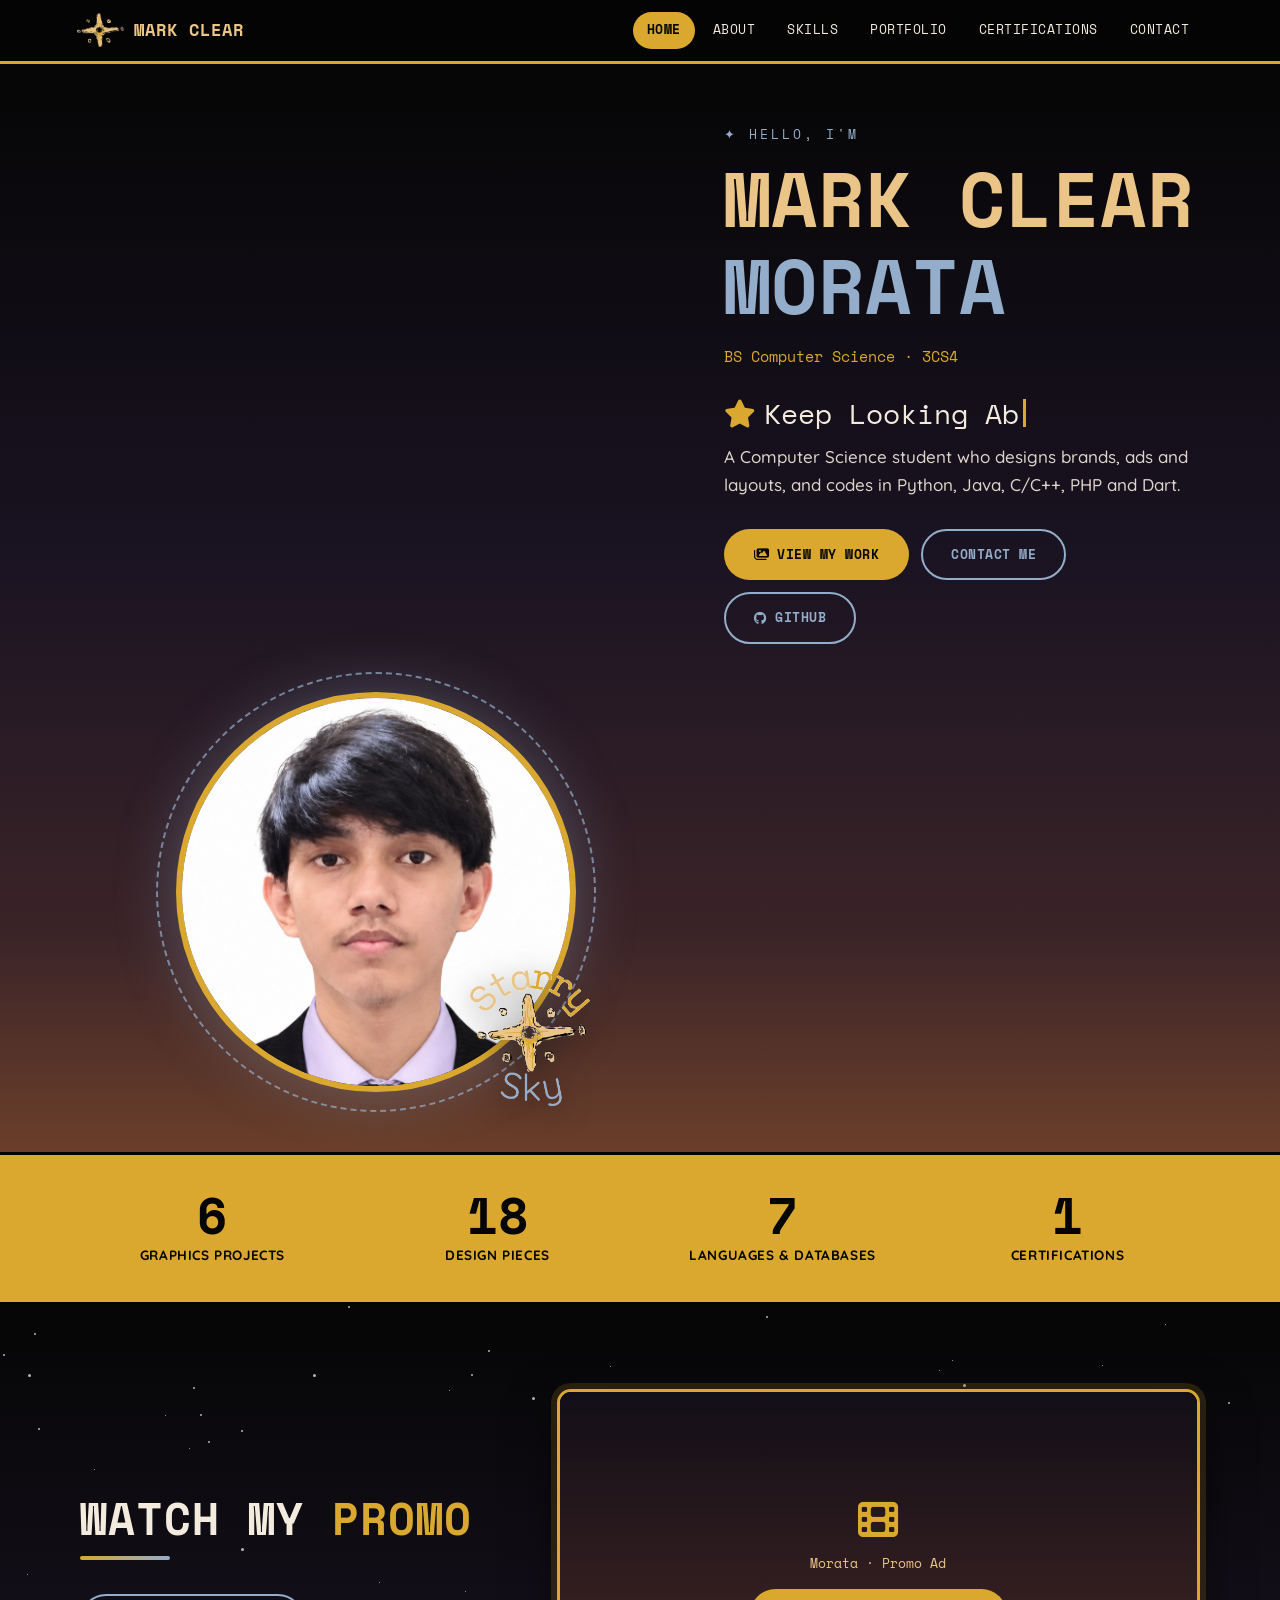
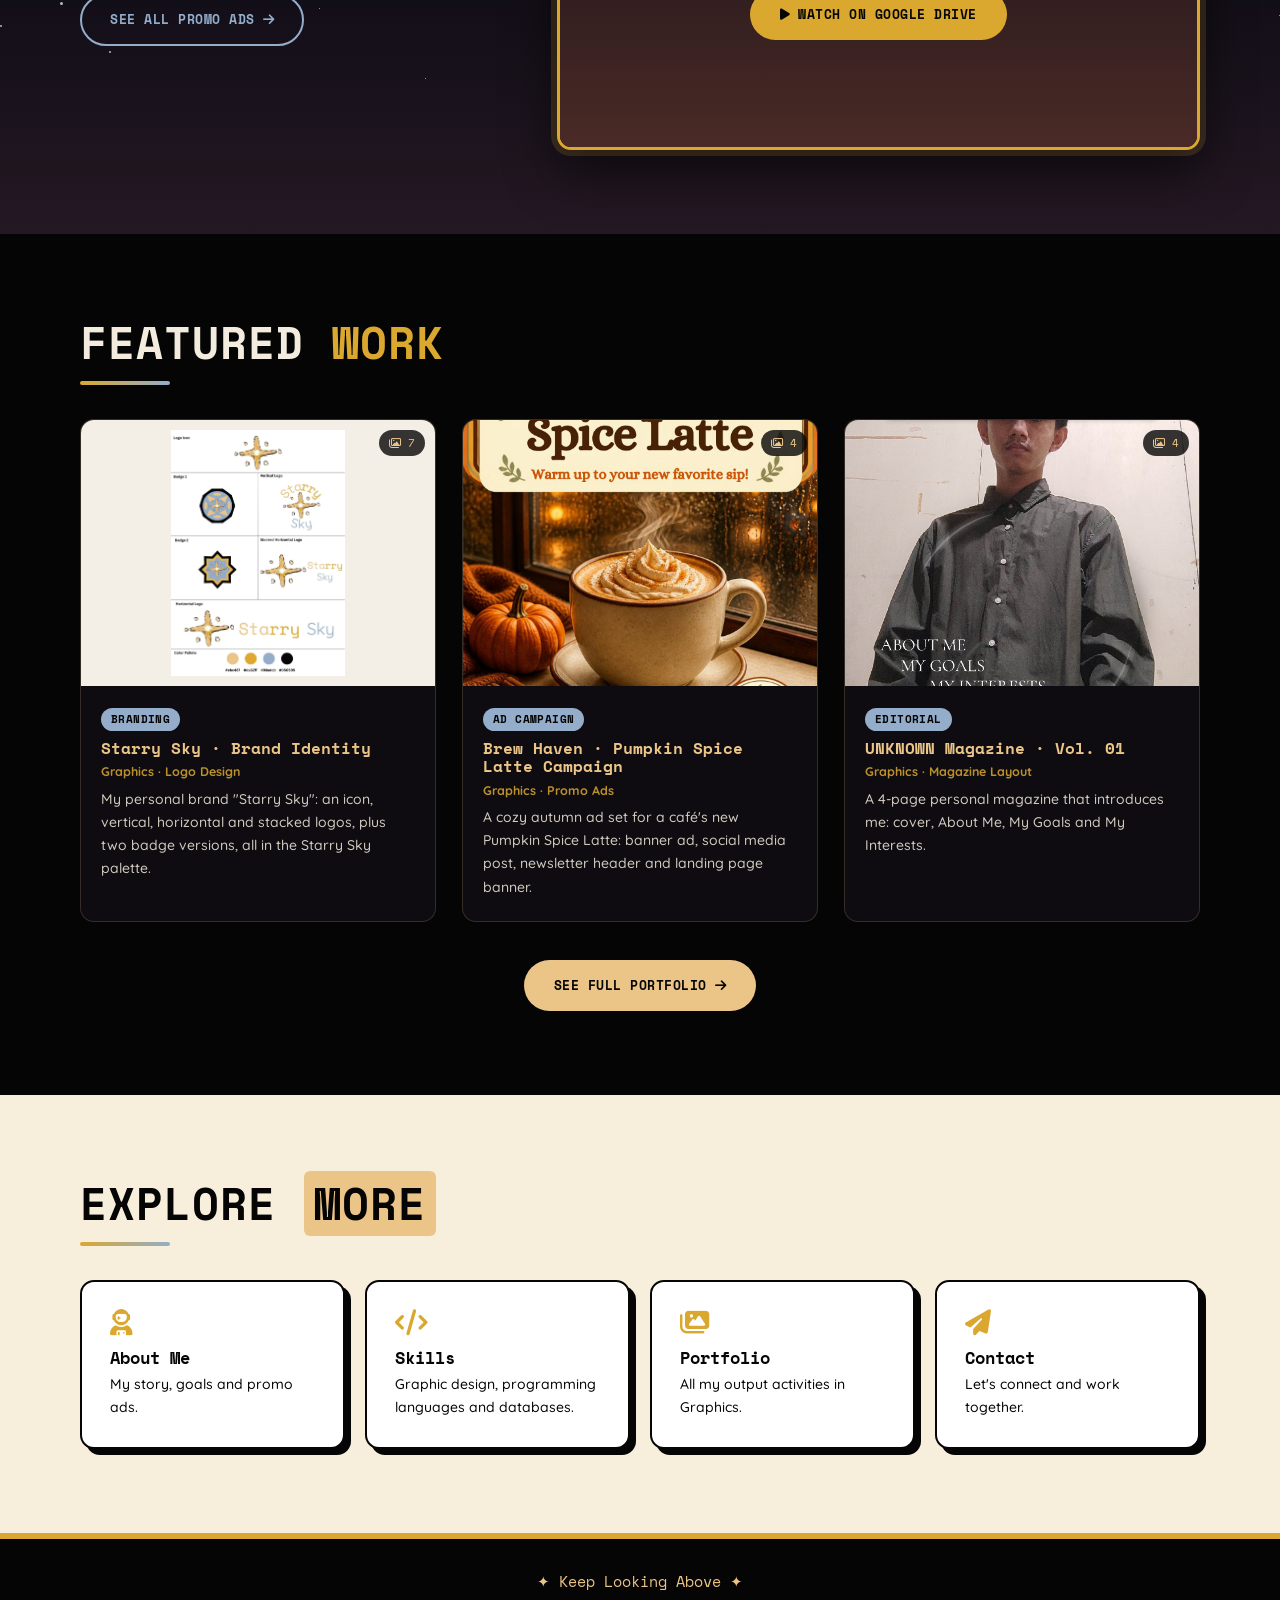
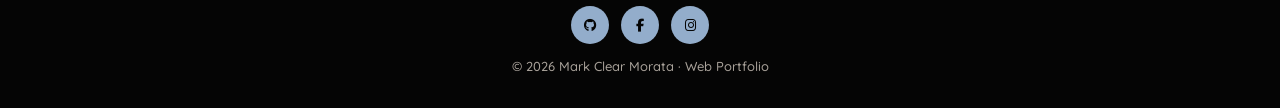
<file: index.html>
<!DOCTYPE html>
<html lang="en">
<head>
  <meta charset="UTF-8">
  <meta name="viewport" content="width=device-width, initial-scale=1.0">
  <title>Home | {name}</title>
  <meta name="description" content="Mark Clear Morata: web portfolio of graphic design outputs, skills and projects.">
  <link rel="icon" href="images/logo-icon.png">
  <link rel="stylesheet" href="https://cdnjs.cloudflare.com/ajax/libs/font-awesome/6.5.0/css/all.min.css">
  <link rel="stylesheet" href="css/style.css">
</head>
<body data-page="home">
  <header id="site-header"></header>

  <main>
    <!-- HERO -->
    <section class="hero">
      <div class="hero-text">
        <p class="hi">✦ Hello, I'm</p>
        <h1><span data-profile="firstName"></span><span class="last" data-profile="lastName"></span></h1>
        <p class="role" data-profile="role"></p>
        <p class="motto"><i class="fa-solid fa-star"></i><span data-profile="motto"></span></p>
        <p class="tagline" data-profile="tagline"></p>
        <div class="btn-row">
          <a href="portfolio.html" class="btn btn-gold"><i class="fa-solid fa-images"></i> View My Work</a>
          <a href="contact.html" class="btn btn-outline">Contact Me</a>
          <a data-github class="btn btn-outline" target="_blank" rel="noopener"><i class="fa-brands fa-github"></i> GitHub</a>
        </div>
      </div>
      <div class="photo-wrap">
        <div class="hero-photo" data-profile-photo></div>
        <img class="hero-logo" data-profile-logo alt="Starry Sky logo">
      </div>
    </section>

    <!-- STATS (numbers count up) -->
    <section class="stats">
      <div class="wrap stats-grid" id="stats"></div>
    </section>

    <!-- FEATURED PROMO VIDEO (hover to play) -->
    <section class="section sky promo-feature">
      <div class="wrap promo-grid">
        <div class="promo-text reveal">
          <h2 class="title">Watch My <span>Promo</span></h2>
          <a href="about.html" class="btn btn-outline">See All Promo Ads <i class="fa-solid fa-arrow-right"></i></a>
        </div>
        <div class="promo-player reveal" id="promo-feature">
          <video id="promo-video" loop playsinline preload="metadata"></video>
          <div class="promo-overlay"><span class="play big"><i class="fa-solid fa-play"></i></span><span class="promo-label">HOVER TO PLAY</span></div>
          <button class="promo-sound" id="promo-sound" aria-label="Mute"><i class="fa-solid fa-volume-high"></i></button>
          <div class="promo-progress"><span></span></div>
        </div>
      </div>
    </section>

    <!-- FEATURED WORK -->
    <section class="section dark">
      <div class="wrap">
        <h2 class="title">Featured <span>Work</span></h2>
        <div class="grid" id="featured"></div>
        <div class="center" style="margin-top:38px">
          <a href="portfolio.html" class="btn btn-cream">See Full Portfolio <i class="fa-solid fa-arrow-right"></i></a>
        </div>
      </div>
    </section>

    <!-- EXPLORE -->
    <section class="section light">
      <div class="wrap">
        <h2 class="title">Explore <span>More</span></h2>
        <div class="tiles">
          <a href="about.html" class="tile reveal"><i class="fa-solid fa-user-astronaut"></i><h3>About Me</h3><p>My story, goals and promo ads.</p></a>
          <a href="skills.html" class="tile reveal"><i class="fa-solid fa-code"></i><h3>Skills</h3><p>Graphic design, programming languages and databases.</p></a>
          <a href="portfolio.html" class="tile reveal"><i class="fa-solid fa-images"></i><h3>Portfolio</h3><p>All my output activities in Graphics.</p></a>
          <a href="contact.html" class="tile reveal"><i class="fa-solid fa-paper-plane"></i><h3>Contact</h3><p>Let's connect and work together.</p></a>
        </div>
</div>
    </section>
  </main>

  <footer id="site-footer"></footer>
  <script src="js/data.js"></script>
  <script src="js/main.js"></script>
</body>
</html>
</file>
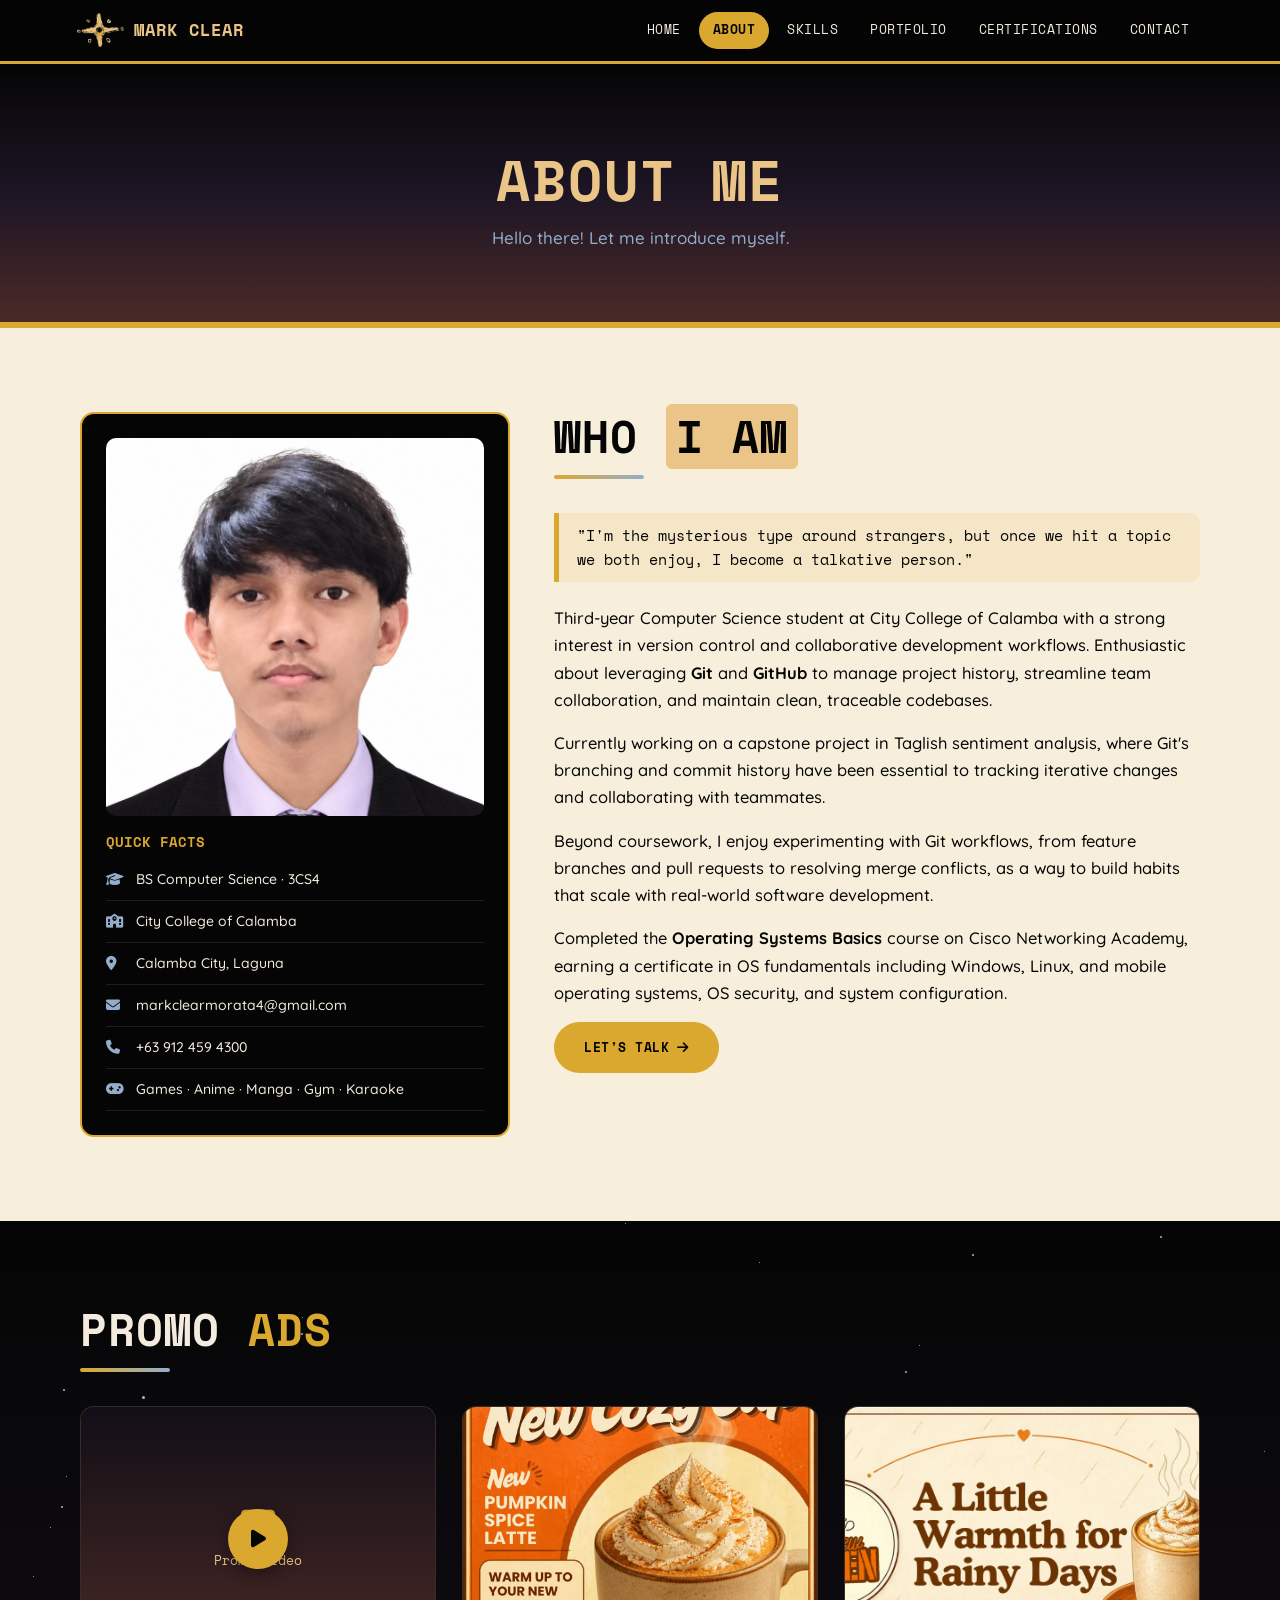
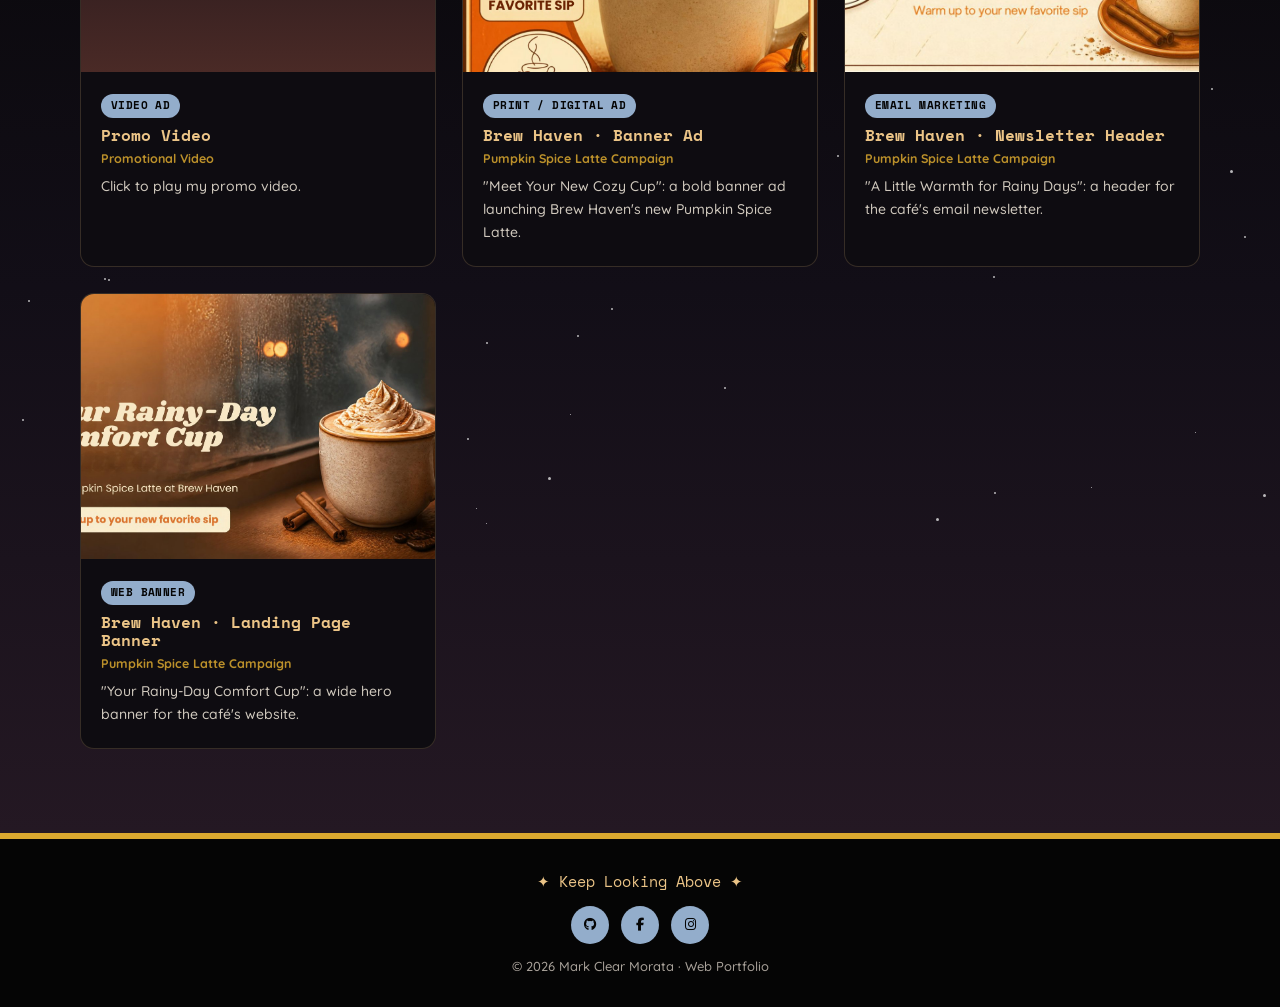
<file: about.html>
<!DOCTYPE html>
<html lang="en">
<head>
  <meta charset="UTF-8">
  <meta name="viewport" content="width=device-width, initial-scale=1.0">
  <title>About | {name}</title>
  <link rel="icon" href="images/logo-icon.png">
  <link rel="stylesheet" href="https://cdnjs.cloudflare.com/ajax/libs/font-awesome/6.5.0/css/all.min.css">
  <link rel="stylesheet" href="css/style.css">
</head>
<body data-page="about">
  <header id="site-header"></header>

  <main>
    <section class="page-hero">
      <h1>About Me</h1>
      <p>Hello there! Let me introduce myself.</p>
    </section>

    <!-- BIO -->
    <section class="section light">
      <div class="wrap about-grid">
        <div class="facts reveal">
          <div class="photo" data-profile-photo="about"></div>
          <h3>Quick Facts</h3>
          <ul id="facts"></ul>
        </div>
        <div class="bio reveal">
          <h2 class="title">Who <span>I Am</span></h2>
          <div id="bio"></div>
          <a href="contact.html" class="btn btn-gold">Let's Talk <i class="fa-solid fa-arrow-right"></i></a>
        </div>
      </div>
    </section>

    <!-- PROMO ADS -->
    <section class="section sky">
      <div class="wrap">
        <h2 class="title">Promo <span>Ads</span></h2>
        <div class="grid" id="promo"></div>
      </div>
    </section>
  </main>

  <footer id="site-footer"></footer>
  <script src="js/data.js"></script>
  <script src="js/main.js"></script>
</body>
</html>
</file>
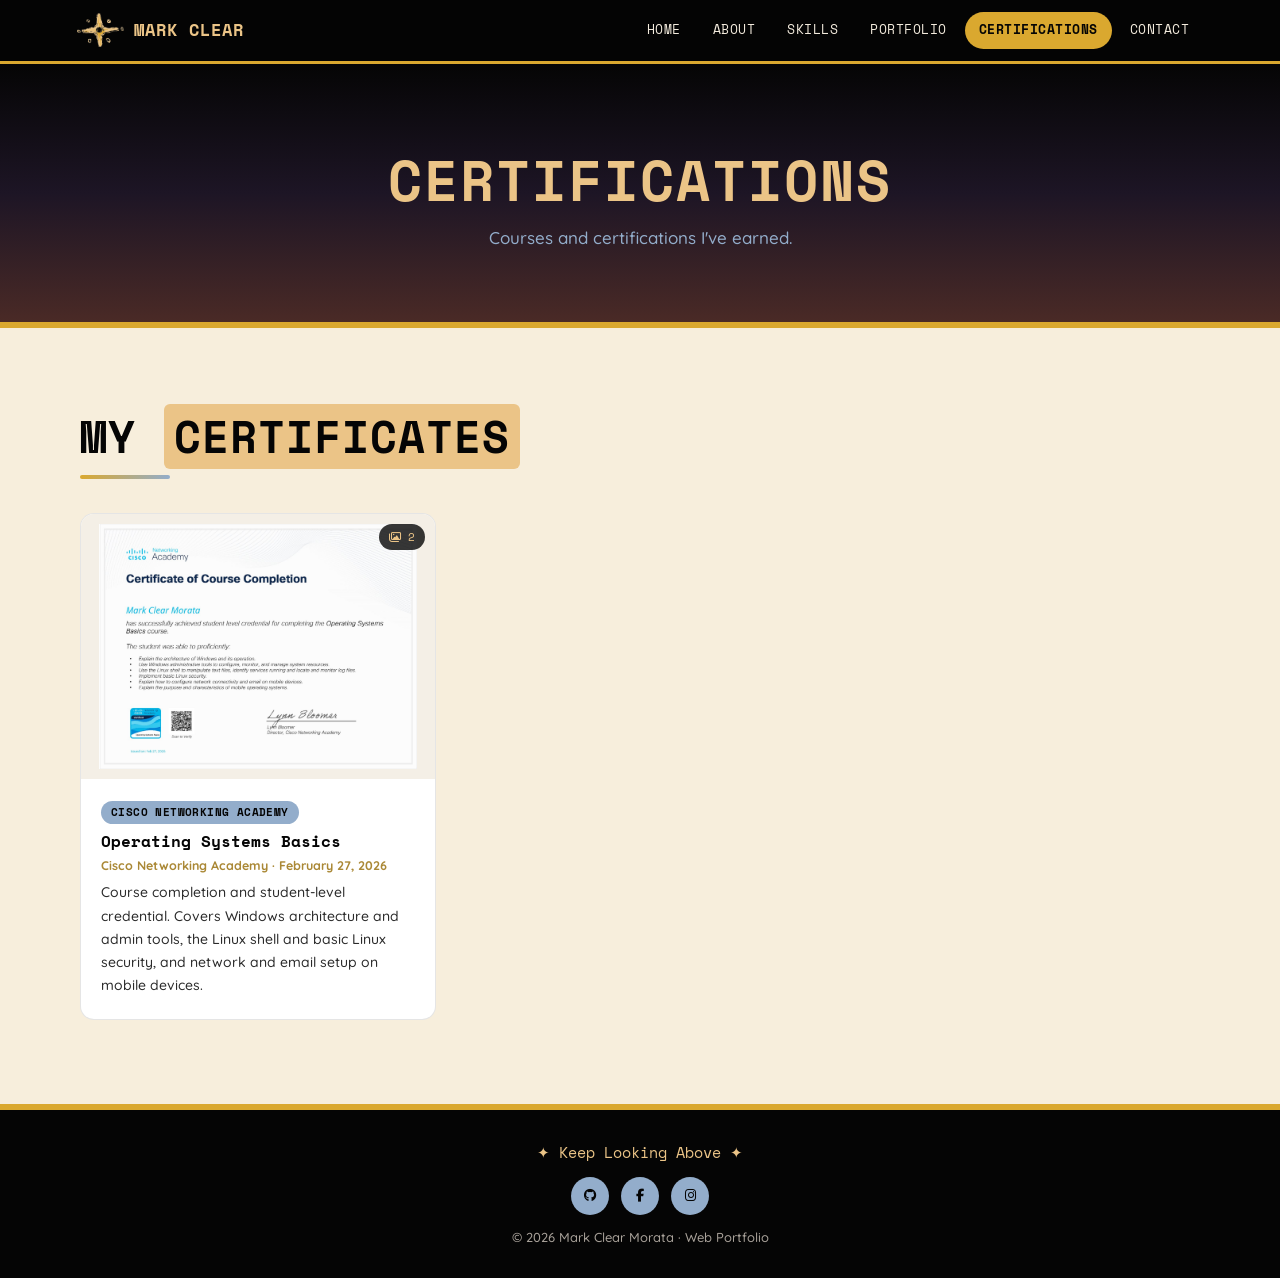
<file: certifications.html>
<!DOCTYPE html>
<html lang="en">
<head>
  <meta charset="UTF-8">
  <meta name="viewport" content="width=device-width, initial-scale=1.0">
  <title>Certifications | {name}</title>
  <link rel="icon" href="images/logo-icon.png">
  <link rel="stylesheet" href="https://cdnjs.cloudflare.com/ajax/libs/font-awesome/6.5.0/css/all.min.css">
  <link rel="stylesheet" href="css/style.css">
</head>
<body data-page="certifications">
  <header id="site-header"></header>

  <main>
    <section class="page-hero">
      <h1>Certifications</h1>
      <p>Courses and certifications I've earned.</p>
    </section>

    <section class="section light">
      <div class="wrap">
        <h2 class="title">My <span>Certificates</span></h2>
        <div class="grid" id="certs"></div>
      </div>
    </section>
  </main>

  <footer id="site-footer"></footer>
  <script src="js/data.js"></script>
  <script src="js/main.js"></script>
</body>
</html>
</file>
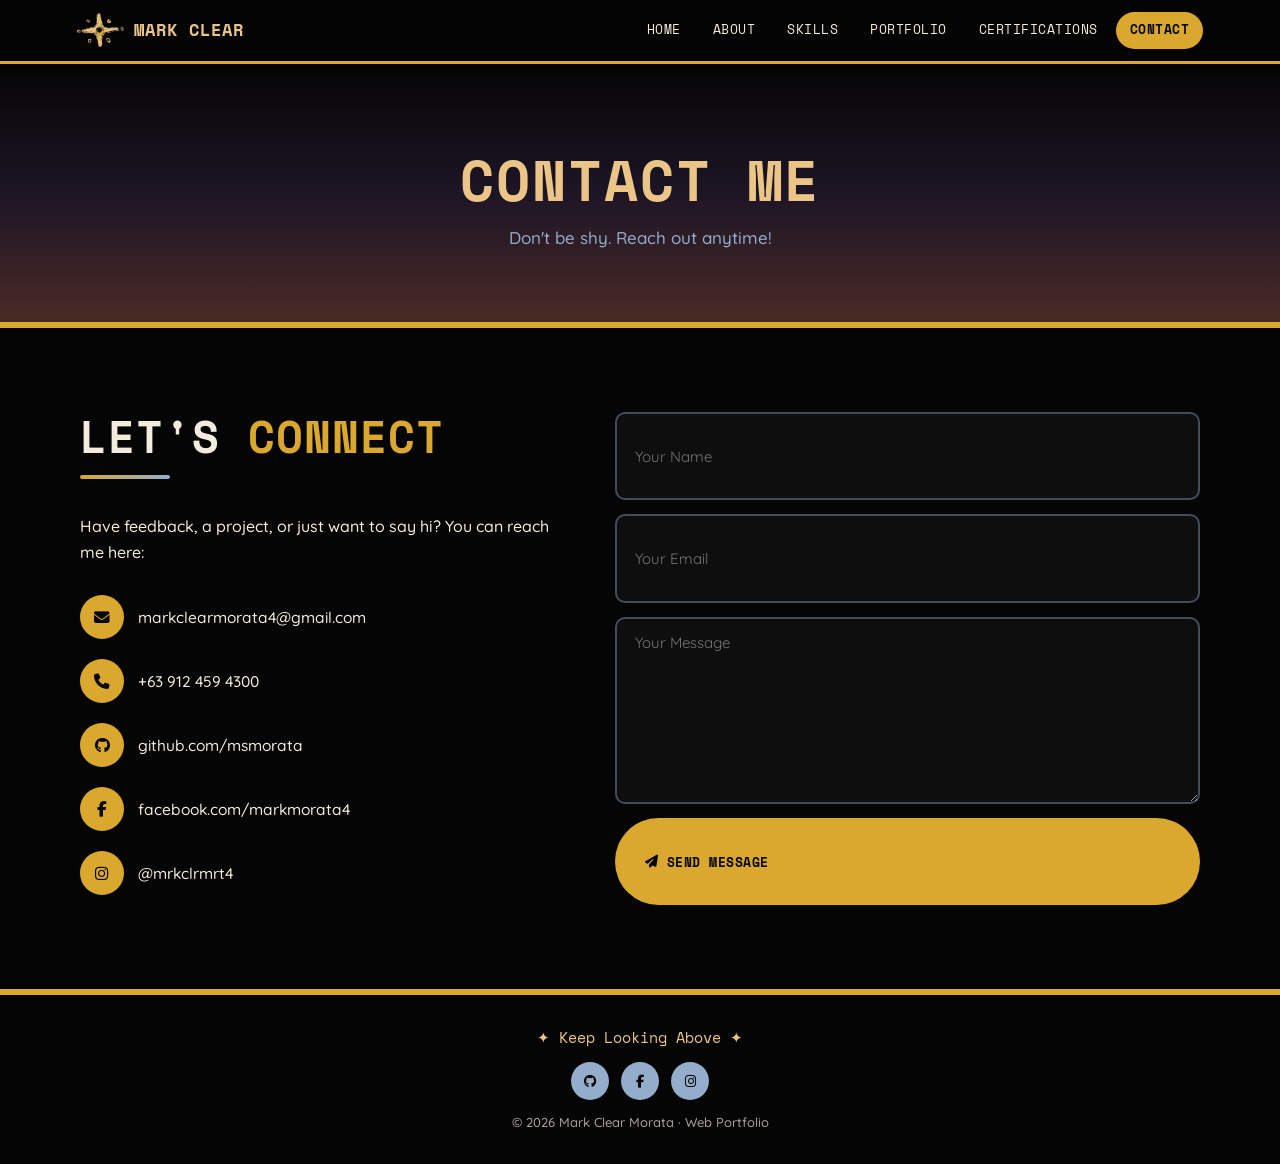
<file: contact.html>
<!DOCTYPE html>
<html lang="en">
<head>
  <meta charset="UTF-8">
  <meta name="viewport" content="width=device-width, initial-scale=1.0">
  <title>Contact | {name}</title>
  <link rel="icon" href="images/logo-icon.png">
  <link rel="stylesheet" href="https://cdnjs.cloudflare.com/ajax/libs/font-awesome/6.5.0/css/all.min.css">
  <link rel="stylesheet" href="css/style.css">
</head>
<body data-page="contact">
  <header id="site-header"></header>

  <main>
    <section class="page-hero">
      <h1>Contact Me</h1>
      <p>Don't be shy. Reach out anytime!</p>
    </section>

    <section class="section dark">
      <div class="wrap contact-grid">
        <div class="reveal">
          <h2 class="title">Let's <span>Connect</span></h2>
          <p>Have feedback, a project, or just want to say hi? You can reach me here:</p>
          <div class="contact-list" id="contact-list"></div>
        </div>
        <form id="contact-form" class="reveal">
          <input name="name" placeholder="Your Name" required>
          <input name="email" type="email" placeholder="Your Email" required>
          <textarea name="message" placeholder="Your Message" required></textarea>
          <button class="btn btn-gold" type="submit"><i class="fa-solid fa-paper-plane"></i> Send Message</button>
        </form>
      </div>
    </section>
  </main>

  <footer id="site-footer"></footer>
  <script src="js/data.js"></script>
  <script src="js/main.js"></script>
</body>
</html>
</file>
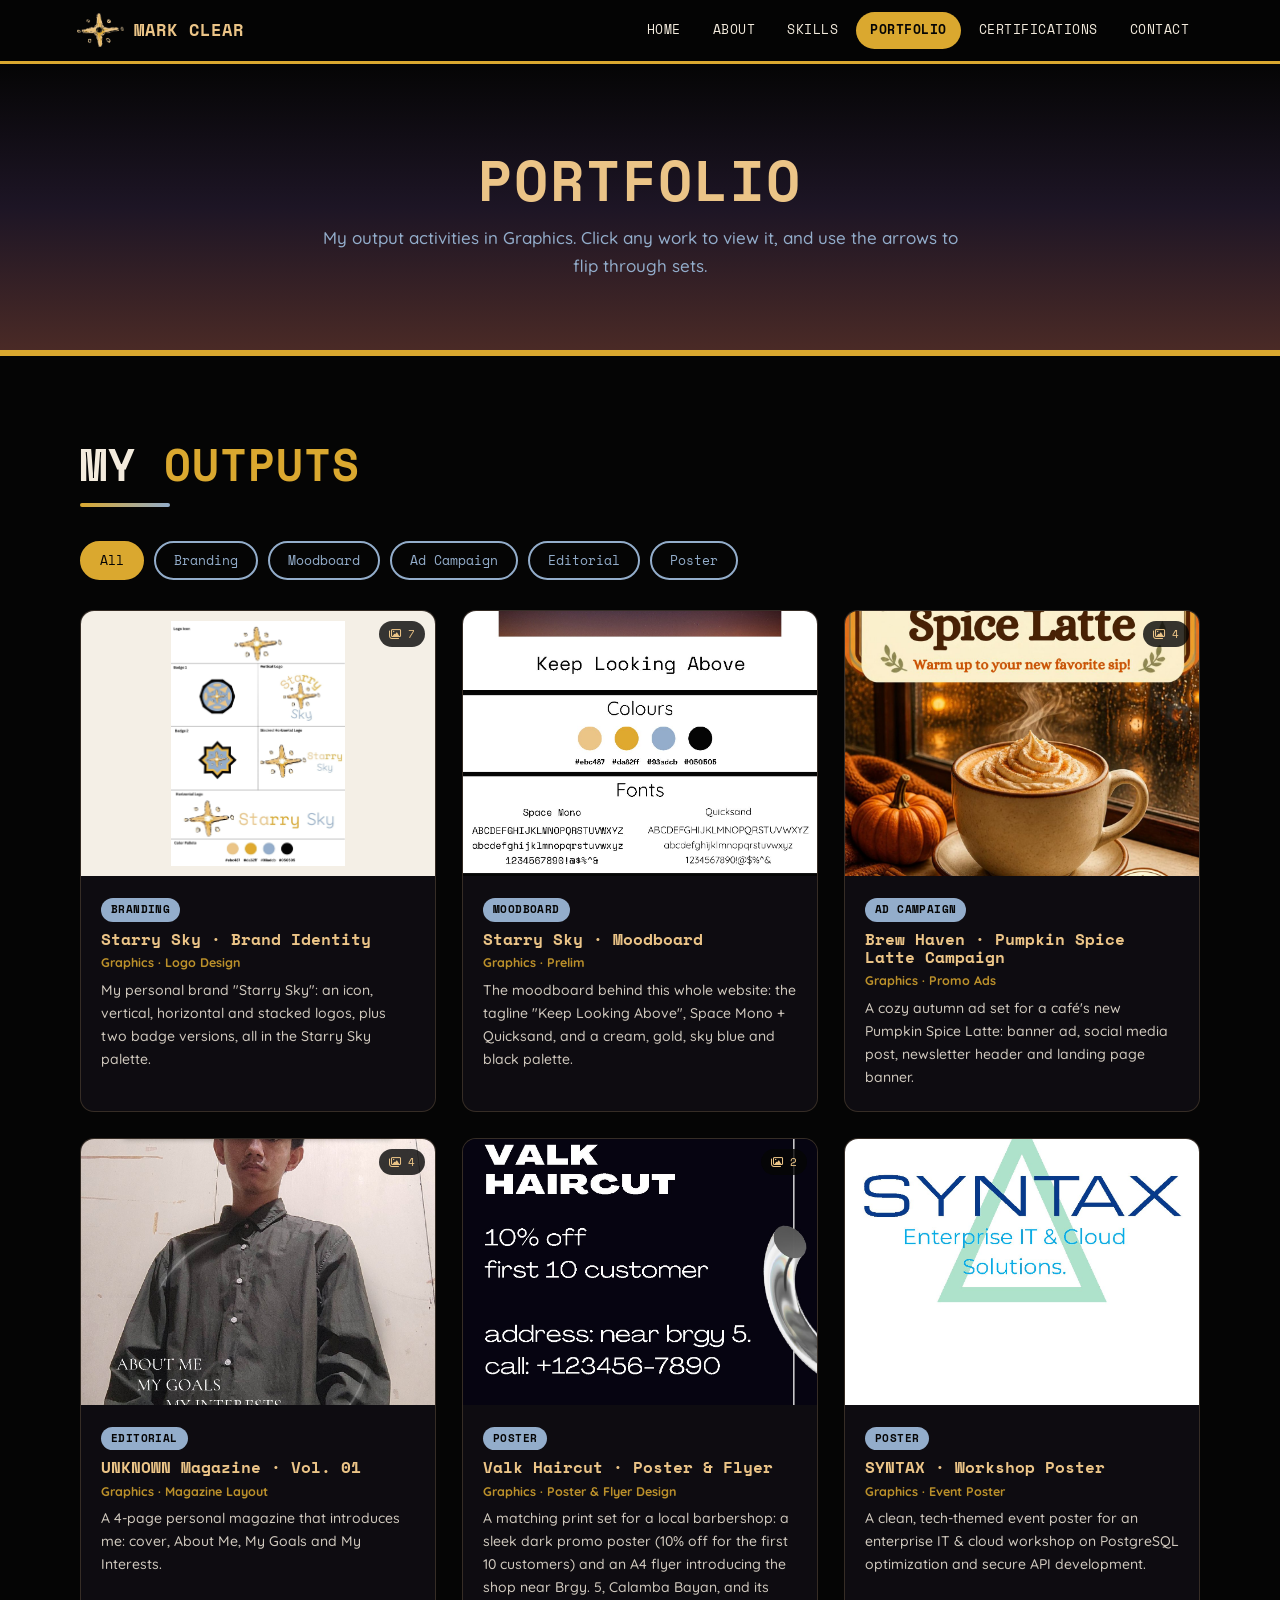
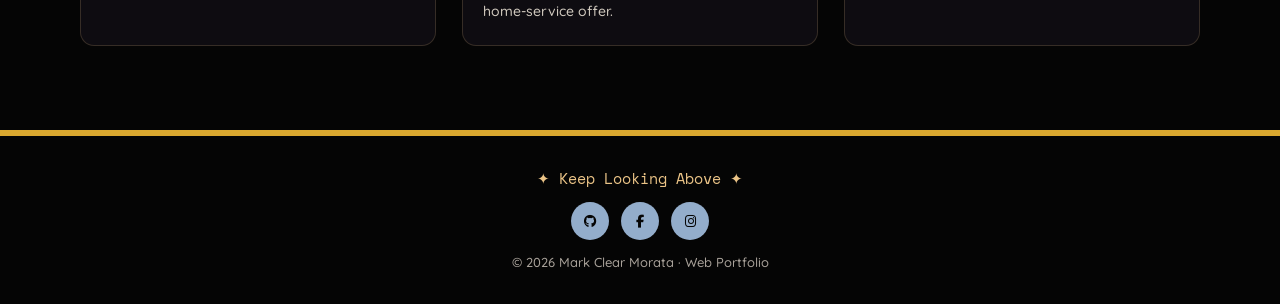
<file: portfolio.html>
<!DOCTYPE html>
<html lang="en">
<head>
  <meta charset="UTF-8">
  <meta name="viewport" content="width=device-width, initial-scale=1.0">
  <title>Portfolio | {name}</title>
  <link rel="icon" href="images/logo-icon.png">
  <link rel="stylesheet" href="https://cdnjs.cloudflare.com/ajax/libs/font-awesome/6.5.0/css/all.min.css">
  <link rel="stylesheet" href="css/style.css">
</head>
<body data-page="portfolio">
  <header id="site-header"></header>

  <main>
    <section class="page-hero">
      <h1>Portfolio</h1>
      <p>My output activities in Graphics. Click any work to view it, and use the arrows to flip through sets.</p>
    </section>

    <section class="section dark">
      <div class="wrap">
        <h2 class="title">My <span>Outputs</span></h2>
        <div class="filters" id="filters"></div>
        <div class="grid" id="gallery"></div>
      </div>
    </section>
  </main>

  <footer id="site-footer"></footer>
  <script src="js/data.js"></script>
  <script src="js/main.js"></script>
</body>
</html>
</file>
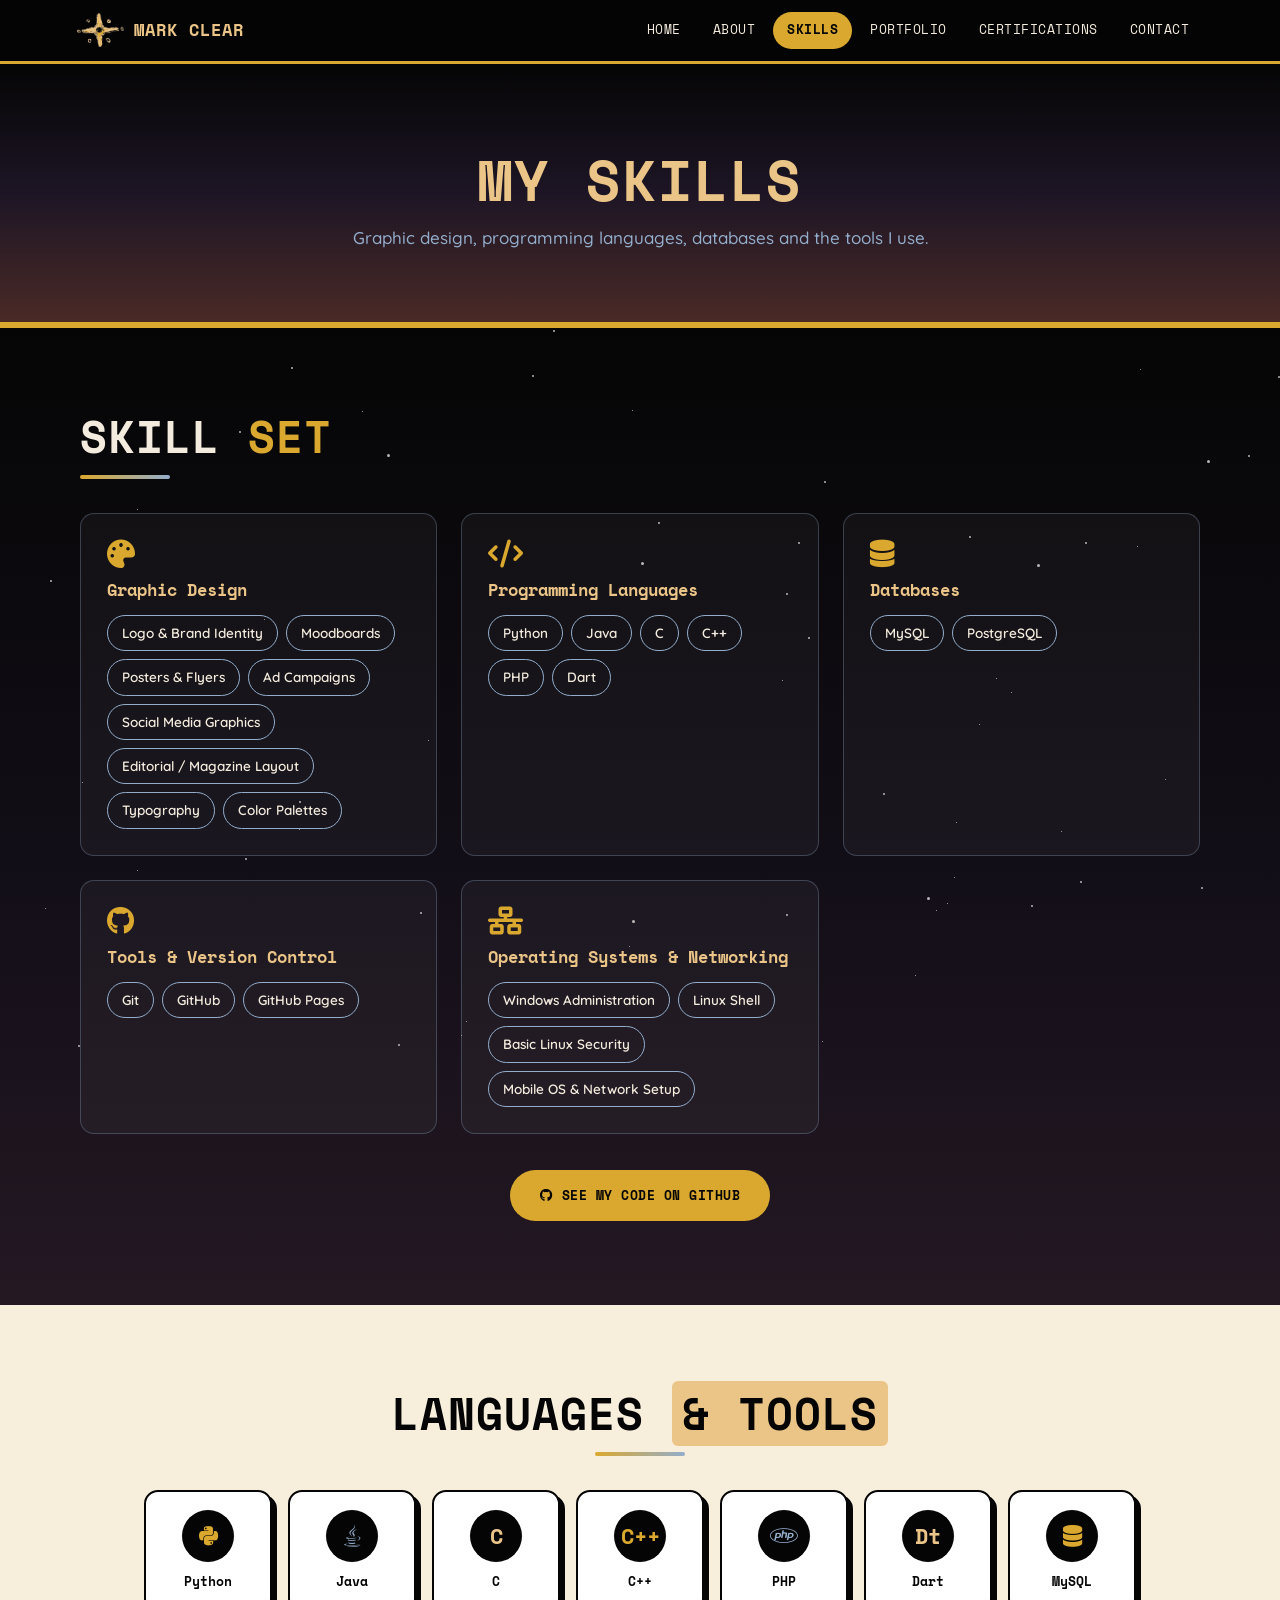
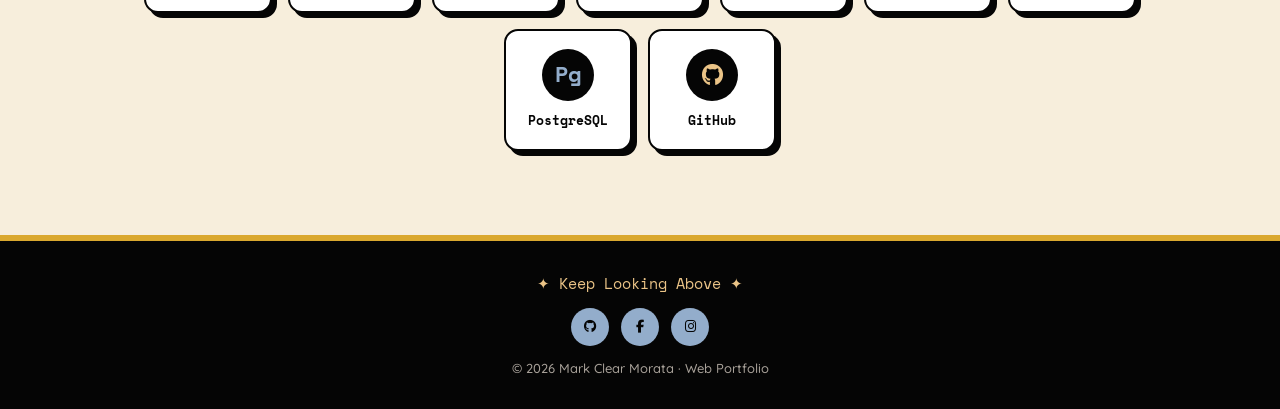
<file: skills.html>
<!DOCTYPE html>
<html lang="en">
<head>
  <meta charset="UTF-8">
  <meta name="viewport" content="width=device-width, initial-scale=1.0">
  <title>Skills | {name}</title>
  <link rel="icon" href="images/logo-icon.png">
  <link rel="stylesheet" href="https://cdnjs.cloudflare.com/ajax/libs/font-awesome/6.5.0/css/all.min.css">
  <link rel="stylesheet" href="css/style.css">
</head>
<body data-page="skills">
  <header id="site-header"></header>

  <main>
    <section class="page-hero">
      <h1>My Skills</h1>
      <p>Graphic design, programming languages, databases and the tools I use.</p>
    </section>

    <section class="section sky">
      <div class="wrap">
        <h2 class="title">Skill <span>Set</span></h2>
        <div class="skill-groups" id="skill-groups"></div>
        <div class="center" style="margin-top:36px"><a data-github class="btn btn-gold" target="_blank" rel="noopener"><i class="fa-brands fa-github"></i> See My Code on GitHub</a></div>
      </div>
    </section>

    <section class="section light">
      <div class="wrap">
        <h2 class="title center">Languages <span>&amp; Tools</span></h2>
        <div class="tools" id="tools"></div>
      </div>
    </section>
  </main>

  <footer id="site-footer"></footer>
  <script src="js/data.js"></script>
  <script src="js/main.js"></script>
</body>
</html>
</file>
<file: css/style.css>
/* =====================================================================
   🎨 MOODBOARD: "STARRY SKY" (Prelim)
   Tagline: Keep Looking Above
   Fonts:   Space Mono (headings) · Quicksand (body)
   Colours: #EBC487 cream · #DAA82F gold · #93ADCB sky blue · #050505 black
   ===================================================================== */
@import url('https://fonts.googleapis.com/css2?family=Space+Mono:wght@400;700&family=Quicksand:wght@400;500;600;700&display=swap');

:root {
  --cream: #EBC487;
  --gold:  #DAA82F;
  --sky:   #93ADCB;
  --black: #050505;
  --night: #120E17;          /* deep night tone from the moodboard sky photo */
  --dusk:  #4A2A26;          /* warm horizon tone from the moodboard sky photo */
  --paper: #F7EEDC;          /* light cream for light sections               */
  --text-light: #F3EBDD;
  --text-dark:  #050505;

  --font-heading: 'Space Mono', monospace;
  --font-body:    'Quicksand', sans-serif;
  --radius: 14px;
}

/* ===================================================================== */
* { box-sizing: border-box; margin: 0; padding: 0; }
html { scroll-behavior: smooth; }
body { font-family: var(--font-body); font-weight: 500; color: var(--text-light); background: var(--black); line-height: 1.65; display: flex; flex-direction: column; min-height: 100vh; }
main { flex: 1; }
img, video { max-width: 100%; display: block; }
a { color: inherit; }
h1, h2, h3, h4 { font-family: var(--font-heading); line-height: 1.15; font-weight: 700; }
::selection { background: var(--gold); color: var(--black); }

/* ---------- STARS (added automatically by main.js) ---------- */
.starfield { position: absolute; inset: 0; overflow: hidden; pointer-events: none; z-index: 0; }
.star { position: absolute; border-radius: 50%; background: #fff; opacity: .7; }
@media (prefers-reduced-motion: no-preference) {
  .star { animation: twinkle var(--d, 3s) ease-in-out infinite; animation-delay: var(--delay, 0s); }
  @keyframes twinkle { 0%,100% { opacity: .15; } 50% { opacity: .95; } }
}

/* ---------- NAV ---------- */
#site-header { position: sticky; top: 0; z-index: 50; }
.nav { background: rgba(5,5,5,.92); backdrop-filter: blur(8px); border-bottom: 3px solid var(--gold); display: flex; align-items: center; justify-content: space-between; padding: 12px 6vw; position: relative; }
.brand { display: flex; align-items: center; gap: 10px; color: var(--cream); font-family: var(--font-heading); font-weight: 700; font-size: 17px; letter-spacing: 1px; text-decoration: none; }
.brand img { height: 34px; width: auto; }
.nav-links { list-style: none; display: flex; gap: 4px; }
.nav-links a { display: block; color: var(--text-light); text-decoration: none; font-family: var(--font-heading); font-size: 12.5px; text-transform: uppercase; letter-spacing: .5px; padding: 8px 14px; border-radius: 999px; transition: .15s; }
.nav-links a:hover { color: var(--gold); }
.nav-links a.active { background: var(--gold); color: var(--black); font-weight: 700; }
.menu-btn { display: none; background: none; border: 0; color: var(--gold); font-size: 24px; cursor: pointer; }

/* ---------- SECTIONS ---------- */
.section { padding: 84px 6vw; position: relative; }
.section.dark  { background: var(--black); }
.section.sky   { background: linear-gradient(180deg, var(--black) 0%, var(--night) 55%, #241823 100%); }
.section.light { background: var(--paper); color: var(--text-dark); }
.section > .wrap { position: relative; z-index: 1; }
.wrap { max-width: 1120px; margin: 0 auto; }
.eyebrow { font-family: var(--font-heading); font-size: 13px; letter-spacing: 1px; color: var(--sky); margin-bottom: 8px; }
.light .eyebrow { color: #5d7695; }
.title { font-size: clamp(28px, 4.6vw, 44px); text-transform: uppercase; letter-spacing: 1px; margin-bottom: 34px; }
.title span { color: var(--gold); }
.light .title span { color: var(--black); background: var(--cream); padding: 0 10px; border-radius: 6px; }
.divider { height: 6px; background: var(--black); border: 0; }
.center { text-align: center; }

/* ---------- PAGE BANNER ---------- */
.page-hero { position: relative; overflow: hidden; background: linear-gradient(180deg, var(--black) 0%, #1d1525 50%, var(--dusk) 100%); padding: 84px 6vw 70px; text-align: center; border-bottom: 6px solid var(--gold); }
.page-hero > * { position: relative; z-index: 1; }
.page-hero h1 { font-size: clamp(32px, 6vw, 56px); text-transform: uppercase; letter-spacing: 2px; color: var(--cream); }
.page-hero p { max-width: 640px; margin: 12px auto 0; font-size: 17px; color: var(--sky); }

/* ---------- HOME HERO ---------- */
.hero { position: relative; overflow: hidden; min-height: calc(100vh - 62px); display: grid; grid-template-columns: 1.25fr 1fr; gap: 48px; align-items: center; padding: 60px 6vw; background: linear-gradient(180deg, var(--black) 0%, #1a1322 45%, #3b2428 80%, #6b3f2a 100%); }
.hero > div { position: relative; z-index: 1; }
.hero .hi { font-family: var(--font-heading); letter-spacing: 3px; text-transform: uppercase; font-size: 13px; color: var(--sky); }
.hero h1 { font-size: clamp(40px, 6.6vw, 76px); text-transform: uppercase; margin: 10px 0 14px; color: var(--cream); }
.hero h1 .last { display: block; color: var(--sky); }
.hero .role { font-family: var(--font-heading); font-size: 15px; color: var(--gold); }
.hero .motto { font-family: var(--font-heading); font-size: clamp(20px, 2.6vw, 28px); margin: 22px 0 6px; color: var(--text-light); }
.hero .motto i { color: var(--gold); margin-right: 8px; }
.hero .tagline { font-size: 17px; margin: 0 0 30px; max-width: 520px; opacity: .9; }
.hero-photo { aspect-ratio: 1; width: 100%; max-width: 400px; justify-self: center; border-radius: 50%; border: 6px solid var(--gold); outline: 2px dashed var(--sky); outline-offset: 12px; overflow: hidden; background: var(--night); box-shadow: 0 0 60px rgba(147,173,203,.35); }
.hero-photo img { width: 100%; height: 100%; object-fit: cover; }
.hero-logo { position: absolute; right: -14px; bottom: -14px; width: 120px; filter: drop-shadow(0 6px 14px rgba(0,0,0,.5)); z-index: 2; }
.photo-wrap { position: relative; justify-self: center; width: 100%; max-width: 400px; }

/* ---------- BUTTONS ---------- */
.btn { display: inline-flex; align-items: center; gap: 8px; padding: 13px 28px; border-radius: 999px; font-family: var(--font-heading); font-weight: 700; font-size: 13px; text-transform: uppercase; letter-spacing: .5px; text-decoration: none; border: 2px solid transparent; cursor: pointer; transition: transform .15s, box-shadow .15s, background .15s; }
.btn:hover { transform: translateY(-2px); box-shadow: 0 6px 18px rgba(218,168,47,.3); }
.btn-gold    { background: var(--gold); color: var(--black); }
.btn-cream   { background: var(--cream); color: var(--black); }
.btn-dark    { background: var(--black); color: var(--cream); }
.btn-outline { background: transparent; border-color: var(--sky); color: var(--sky); }
.btn-outline:hover { background: var(--sky); color: var(--black); }
.btn-row { display: flex; flex-wrap: wrap; gap: 12px; }

/* ---------- PLACEHOLDER ---------- */
.ph { width: 100%; height: 100%; display: flex; flex-direction: column; align-items: center; justify-content: center; gap: 8px; background: linear-gradient(180deg, var(--night), var(--dusk)); color: var(--cream); font-family: var(--font-heading); font-size: 13px; text-align: center; padding: 16px; }
.ph i { font-size: 34px; color: var(--gold); }

/* ---------- CARDS ---------- */
.grid { display: grid; grid-template-columns: repeat(auto-fill, minmax(270px, 1fr)); gap: 26px; }
.card { background: #0e0c11; color: var(--text-light); border: 1px solid rgba(235,196,135,.18); border-radius: var(--radius); overflow: hidden; cursor: pointer; transition: transform .2s, box-shadow .2s, border-color .2s; display: flex; flex-direction: column; }
.card:hover { transform: translateY(-6px); border-color: var(--gold); box-shadow: 0 16px 34px rgba(0,0,0,.5), 0 0 0 1px var(--gold); }
.light .card { background: #fff; color: var(--text-dark); border-color: rgba(5,5,5,.1); }
.thumb { aspect-ratio: 4/3; overflow: hidden; background: #f4efe6; position: relative; }
.thumb img, .thumb video { width: 100%; height: 100%; object-fit: cover; transition: transform .35s; }
.thumb.contain img { object-fit: contain; padding: 10px; }
.card:hover .thumb img { transform: scale(1.05); }
.play { position: absolute; inset: 0; margin: auto; width: 60px; height: 60px; border-radius: 50%; background: var(--gold); color: var(--black); display: grid; place-items: center; font-size: 20px; box-shadow: 0 4px 16px rgba(0,0,0,.4); }
.count { position: absolute; top: 10px; right: 10px; background: rgba(5,5,5,.8); color: var(--cream); font-family: var(--font-heading); font-size: 11px; padding: 4px 10px; border-radius: 999px; }
.card-body { padding: 18px 20px 22px; }
.tag { display: inline-block; background: var(--sky); color: var(--black); font-family: var(--font-heading); font-size: 10.5px; font-weight: 700; padding: 3px 10px; border-radius: 999px; text-transform: uppercase; margin-bottom: 8px; letter-spacing: .4px; }
.card h3 { font-size: 16px; color: var(--cream); margin-bottom: 4px; }
.light .card h3 { color: var(--black); }
.card .meta { font-size: 12.5px; font-weight: 700; color: var(--gold); margin-bottom: 6px; }
.light .card .meta { color: #9c7413; }
.card p { font-size: 14px; opacity: .85; }

/* ---------- EXPLORE TILES (home) ---------- */
.tiles { display: grid; grid-template-columns: repeat(auto-fit, minmax(220px, 1fr)); gap: 20px; }
.tile { background: #fff; color: var(--text-dark); border-radius: var(--radius); padding: 28px; text-decoration: none; border: 2px solid var(--black); box-shadow: 6px 6px 0 var(--black); transition: transform .2s, box-shadow .2s; }
.tile:hover { transform: translate(-3px,-3px); box-shadow: 9px 9px 0 var(--gold); }
.tile i { font-size: 26px; color: var(--gold); margin-bottom: 12px; }
.tile h3 { margin-bottom: 6px; font-size: 17px; }
.tile p { font-size: 14px; }

/* ---------- PALETTE STRIP ---------- */
.palette { display: flex; justify-content: center; gap: 18px; margin-top: 36px; flex-wrap: wrap; }
.swatch { text-align: center; font-family: var(--font-heading); font-size: 12px; }
.swatch span { display: block; width: 58px; height: 58px; border-radius: 50%; margin: 0 auto 6px; border: 2px solid rgba(255,255,255,.2); }

/* ---------- ABOUT ---------- */
.about-grid { display: grid; grid-template-columns: 1fr 1.5fr; gap: 44px; align-items: start; }
.facts { background: var(--black); color: var(--text-light); border-radius: var(--radius); padding: 24px; border: 2px solid var(--gold); }
.facts .photo { aspect-ratio: 1; border-radius: 10px; overflow: hidden; margin-bottom: 18px; }
.facts .photo img { width: 100%; height: 100%; object-fit: cover; }
.facts h3 { color: var(--gold); font-size: 14px; text-transform: uppercase; margin-bottom: 8px; }
.facts ul { list-style: none; }
.facts li { padding: 9px 0; border-bottom: 1px solid rgba(255,255,255,.1); font-size: 14px; display: flex; gap: 12px; }
.facts li i { color: var(--sky); width: 18px; margin-top: 4px; }
.bio p { margin-bottom: 16px; font-size: 16.5px; }
.bio blockquote { font-family: var(--font-heading); font-size: 15px; border-left: 5px solid var(--gold); padding: 10px 18px; margin: 6px 0 22px; background: rgba(218,168,47,.12); border-radius: 0 10px 10px 0; }

/* ---------- SKILLS (chips) ---------- */
.skill-groups { display: grid; grid-template-columns: repeat(auto-fit, minmax(300px, 1fr)); gap: 24px; }
.skill-group { background: rgba(255,255,255,.04); border: 1px solid rgba(147,173,203,.3); border-radius: var(--radius); padding: 26px; }
.skill-group > i { font-size: 28px; color: var(--gold); margin-bottom: 12px; }
.skill-group h3 { color: var(--cream); font-size: 17px; margin-bottom: 16px; }
.chips { display: flex; flex-wrap: wrap; gap: 8px; }
.chip { font-size: 13.5px; font-weight: 600; padding: 6px 14px; border-radius: 999px; border: 1px solid var(--sky); color: var(--text-light); transition: .15s; }
.chip:hover { background: var(--sky); color: var(--black); }
.tools { display: flex; flex-wrap: wrap; gap: 16px; justify-content: center; }
.tool { background: #fff; color: var(--black); border: 2px solid var(--black); box-shadow: 5px 5px 0 var(--black); border-radius: var(--radius); width: 128px; padding: 18px 10px; text-align: center; font-family: var(--font-heading); font-weight: 700; font-size: 12.5px; }
.tool .badge { width: 52px; height: 52px; margin: 0 auto 10px; border-radius: 50%; display: grid; place-items: center; font-size: 22px; font-weight: 700; background: var(--black); color: var(--gold); }
.tool:nth-child(3n+2) .badge { color: var(--sky); }
.tool:nth-child(3n) .badge { color: var(--cream); }

/* ---------- FILTERS ---------- */
.filters { display: flex; flex-wrap: wrap; gap: 10px; margin-bottom: 30px; }
.filter { background: transparent; border: 2px solid var(--sky); color: var(--sky); padding: 8px 18px; border-radius: 999px; font-family: var(--font-heading); font-size: 12.5px; cursor: pointer; transition: .15s; }
.filter.active, .filter:hover { background: var(--gold); border-color: var(--gold); color: var(--black); }

/* ---------- LIGHTBOX ---------- */
.lightbox { position: fixed; inset: 0; background: rgba(5,5,5,.94); display: none; align-items: center; justify-content: center; z-index: 100; padding: 30px 70px; }
.lightbox.open { display: flex; }
.lb-inner { max-width: 1000px; width: 100%; max-height: 100%; overflow: auto; text-align: center; color: var(--text-light); }
.lb-inner img, .lb-inner video { max-height: 72vh; margin: 0 auto 16px; border-radius: 8px; background: #fff; }
.lb-inner iframe { width: 100%; aspect-ratio: 16/9; border: 0; border-radius: 8px; margin-bottom: 16px; }
.lb-inner h3 { color: var(--gold); font-size: 20px; margin-bottom: 6px; }
.lb-inner .meta { color: var(--sky); font-size: 14px; margin-bottom: 6px; }
.lb-close { position: absolute; top: 12px; right: 22px; font-size: 42px; line-height: 1; color: var(--gold); background: none; border: 0; cursor: pointer; }
.lb-nav { position: absolute; top: 50%; transform: translateY(-50%); width: 48px; height: 48px; border-radius: 50%; border: 0; background: var(--gold); color: var(--black); font-size: 18px; cursor: pointer; }
.lb-prev { left: 14px; } .lb-next { right: 14px; }
.lb-dots { font-family: var(--font-heading); font-size: 12px; color: var(--cream); margin-bottom: 8px; }

/* ---------- CONTACT ---------- */
.contact-grid { display: grid; grid-template-columns: 1fr 1.2fr; gap: 48px; }
.contact-grid > div > p { margin-bottom: 20px; }
.contact-list a { display: flex; align-items: center; gap: 14px; text-decoration: none; padding: 10px 0; font-size: 15.5px; }
.contact-list i { width: 44px; height: 44px; border-radius: 50%; background: var(--gold); color: var(--black); display: grid; place-items: center; flex-shrink: 0; }
.contact-list a:hover span { color: var(--gold); }
form { display: grid; gap: 14px; }
input, textarea { width: 100%; padding: 14px 18px; border-radius: 10px; border: 2px solid rgba(147,173,203,.4); background: rgba(255,255,255,.04); color: var(--text-light); font-family: var(--font-body); font-size: 15px; }
input:focus, textarea:focus { outline: none; border-color: var(--gold); }
textarea { min-height: 150px; resize: vertical; }

/* ---------- FOOTER ---------- */
#site-footer { background: var(--black); border-top: 6px solid var(--gold); color: #a9a29a; text-align: center; padding: 30px 6vw; font-size: 13px; }
#site-footer .motto { font-family: var(--font-heading); color: var(--cream); font-size: 15px; margin-bottom: 12px; }
#site-footer .socials { display: flex; justify-content: center; gap: 12px; margin-bottom: 12px; }
#site-footer .socials a { width: 38px; height: 38px; border-radius: 50%; background: var(--sky); color: var(--black); display: grid; place-items: center; text-decoration: none; }

.empty { text-align: center; opacity: .8; padding: 30px; }

/* ---------- ANIMATION ---------- */
.js .reveal { opacity: 0; transform: translateY(16px); transition: opacity .6s ease-out, transform .6s ease-out; }
.js .reveal.in { opacity: 1; transform: none; }
@media (prefers-reduced-motion: reduce) { .js .reveal { opacity: 1; transform: none; transition: none; } }

/* ---------- MOBILE ---------- */
@media (max-width: 860px) {
  .hero, .about-grid, .contact-grid { grid-template-columns: 1fr; }
  .hero { text-align: center; }
  .hero .tagline { margin-left: auto; margin-right: auto; }
  .hero .btn-row { justify-content: center; }
  .photo-wrap { max-width: 260px; grid-row: 1; }
  .hero-logo { width: 84px; }
  .menu-btn { display: block; }
  .nav-links { display: none; position: absolute; top: 100%; left: 0; right: 0; background: var(--black); border-bottom: 3px solid var(--gold); flex-direction: column; padding: 12px 6vw 20px; }
  .nav-links.show { display: flex; }
  .section { padding: 64px 6vw; }
  .lightbox { padding: 30px 16px 80px; }
  .lb-nav { top: auto; bottom: 18px; transform: none; }
}


/* =====================================================================
   ✨ ANIMATIONS
   (They switch off by themselves if a visitor's device has
    "reduce motion" turned on.)
   ===================================================================== */
.scroll-progress { position: fixed; top: 0; left: 0; height: 3px; width: 0; background: linear-gradient(90deg, var(--sky), var(--gold), var(--cream)); z-index: 60; box-shadow: 0 0 8px var(--gold); pointer-events: none; }
.to-top { position: fixed; right: 22px; bottom: 22px; width: 48px; height: 48px; border-radius: 50%; border: 0; background: var(--gold); color: var(--black); font-size: 18px; cursor: pointer; z-index: 40; opacity: 0; transform: translateY(20px); pointer-events: none; transition: opacity .3s, transform .3s, background .2s; box-shadow: 0 6px 18px rgba(0,0,0,.45); }
.to-top.show { opacity: 1; transform: none; pointer-events: auto; }
.to-top:hover { background: var(--cream); }

/* gold underline that grows under each section title */
.title::after { content: ""; display: block; width: 0; height: 4px; margin-top: 12px; border-radius: 4px; background: linear-gradient(90deg, var(--gold), var(--sky)); transition: width .9s ease-out .15s; }
.title.center::after { margin-left: auto; margin-right: auto; }
.title.in::after { width: 90px; }

/* stagger: items appear one after another */
.js .reveal { transition-delay: calc(var(--i, 0) * 80ms); }
.js .reveal.settled { transition: transform .2s, box-shadow .2s, border-color .2s; transition-delay: 0s; }

/* stats strip (home) */
.stats { background: var(--gold); color: var(--black); padding: 34px 6vw; border-top: 3px solid var(--black); border-bottom: 3px solid var(--black); }
.stats-grid { display: grid; grid-template-columns: repeat(auto-fit, minmax(170px, 1fr)); gap: 20px; text-align: center; }
.stat b { display: block; font-family: var(--font-heading); font-size: clamp(34px, 5vw, 50px); line-height: 1.05; }
.stat span { font-weight: 700; font-size: 13.5px; text-transform: uppercase; letter-spacing: .6px; }

/* hero photo ring + shooting stars + typing caret */
.hero-photo { outline: none; }
.photo-wrap::before { content: ""; position: absolute; inset: -20px; border: 2px dashed var(--sky); border-radius: 50%; opacity: .7; pointer-events: none; }
.shooting { position: absolute; width: 130px; height: 2px; border-radius: 2px; background: linear-gradient(90deg, rgba(255,255,255,0), #fff); opacity: 0; filter: drop-shadow(0 0 6px var(--cream)); }
.caret { display: inline-block; width: 3px; height: 1em; background: var(--gold); margin-left: 4px; vertical-align: -3px; }

@media (prefers-reduced-motion: no-preference) {
  /* page fade in / out */
  body { animation: pageIn .5s ease-out backwards; }
  body.leaving { animation: pageOut .22s ease-in forwards; }
  @keyframes pageIn  { from { opacity: 0; } }
  @keyframes pageOut { to   { opacity: 0; } }

  /* hero text slides up line by line */
  .hero .hi, .hero h1, .hero .role, .hero .motto, .hero .tagline, .hero .btn-row,
  .page-hero h1, .page-hero p { animation: heroUp .8s cubic-bezier(.2,.7,.2,1) backwards; }
  .hero h1 { animation-delay: .12s; }
  .hero .role { animation-delay: .26s; }
  .hero .motto { animation-delay: .38s; }
  .hero .tagline { animation-delay: .5s; }
  .hero .btn-row { animation-delay: .62s; }
  .page-hero p { animation-delay: .15s; }
  .photo-wrap { animation: heroUp 1s cubic-bezier(.2,.7,.2,1) .3s backwards; }
  @keyframes heroUp { from { opacity: 0; transform: translateY(28px); } }

  /* photo: rotating orbit ring + soft glow, floating logo */
  .photo-wrap::before { animation: spin 40s linear infinite; }
  @keyframes spin { to { transform: rotate(360deg); } }
  .hero-photo { animation: glow 4s ease-in-out infinite; }
  @keyframes glow { 0%,100% { box-shadow: 0 0 40px rgba(147,173,203,.25); } 50% { box-shadow: 0 0 85px rgba(218,168,47,.45); } }
  .hero-logo { animation: float 4s ease-in-out infinite; }
  @keyframes float { 0%,100% { transform: translateY(0) rotate(-4deg); } 50% { transform: translateY(-12px) rotate(4deg); } }

  /* shooting stars */
  .shooting { animation: shoot 1.3s ease-out forwards; }
  @keyframes shoot {
    0%   { opacity: 0; transform: translate(0, 0) rotate(150deg); }
    12%  { opacity: 1; }
    70%  { opacity: 1; }
    100% { opacity: 0; transform: translate(-340px, 196px) rotate(150deg); }
  }

  /* typing caret blink */
  .caret { animation: blink 1s steps(1) infinite; }
  @keyframes blink { 50% { opacity: 0; } }

  /* skill chips pop in */
  .skill-group.in .chip { animation: pop .45s cubic-bezier(.3,1.5,.5,1) backwards; animation-delay: calc(.25s + var(--i, 0) * 55ms); }
  @keyframes pop { from { opacity: 0; transform: scale(.6); } }

  /* portfolio cards when filtering */
  #gallery .card { animation: cardIn .5s ease-out backwards; animation-delay: calc(var(--i, 0) * 70ms); }
  @keyframes cardIn { from { opacity: 0; transform: translateY(20px) scale(.97); } }

  /* shine sweep across images on hover */
  .thumb::after { content: ""; position: absolute; inset: 0; background: linear-gradient(115deg, transparent 35%, rgba(255,255,255,.35) 50%, transparent 65%); transform: translateX(-120%); transition: transform .75s ease; pointer-events: none; }
  .card:hover .thumb::after { transform: translateX(120%); }

  /* lightbox zoom */
  .lightbox.open { animation: pageIn .25s ease-out; }
  .lb-inner img, .lb-inner iframe, .lb-inner video { animation: zoomIn .35s cubic-bezier(.2,.7,.2,1) backwards; }
  @keyframes zoomIn { from { opacity: 0; transform: scale(.92); } }

  /* small hover touches */
  .tool .badge { transition: transform .6s cubic-bezier(.3,1.4,.5,1); }
  .tool:hover .badge { transform: rotate(360deg) scale(1.08); }
  .tile:hover i { animation: wiggle .5s ease-in-out; }
  @keyframes wiggle { 25% { transform: rotate(-12deg); } 75% { transform: rotate(12deg); } }
  .contact-list a i { transition: transform .25s; }
  .contact-list a:hover i { transform: scale(1.15) rotate(-8deg); }
}


/* =====================================================================
   🎬 FEATURED PROMO VIDEO (Home)
   ===================================================================== */
.promo-grid { display: grid; grid-template-columns: 1fr 1.5fr; gap: 48px; align-items: center; }
.promo-text p { margin-bottom: 16px; font-size: 16.5px; }
.promo-hint { color: var(--sky); font-family: var(--font-heading); font-size: 13px !important; }
.promo-hint i { color: var(--gold); margin-right: 6px; }
.promo-player { position: relative; aspect-ratio: 16/9; border-radius: var(--radius); overflow: hidden; background: #000; border: 3px solid var(--gold);
  box-shadow: 0 0 0 6px rgba(218,168,47,.15), 0 20px 50px rgba(0,0,0,.6); cursor: pointer; transition: transform .35s ease, box-shadow .35s ease; }
.promo-player:hover, .promo-player.playing { transform: scale(1.025); box-shadow: 0 0 0 8px rgba(218,168,47,.25), 0 0 70px rgba(218,168,47,.45), 0 24px 60px rgba(0,0,0,.7); }
.promo-player video { width: 100%; height: 100%; object-fit: cover; }
.promo-overlay { position: absolute; inset: 0; display: flex; flex-direction: column; align-items: center; justify-content: center; gap: 14px;
  background: linear-gradient(180deg, rgba(5,5,5,.15), rgba(5,5,5,.6)); transition: opacity .35s; pointer-events: none; }
.promo-player.playing .promo-overlay { opacity: 0; }
.play.big { position: static; width: 78px; height: 78px; font-size: 26px; }
.promo-label { font-family: var(--font-heading); font-size: 12px; letter-spacing: 3px; color: var(--cream); }
.promo-sound { position: absolute; right: 14px; bottom: 18px; width: 42px; height: 42px; border-radius: 50%; border: 0; background: rgba(5,5,5,.75); color: var(--gold);
  font-size: 16px; cursor: pointer; z-index: 2; transition: background .2s, transform .2s; }
.promo-sound:hover { background: var(--gold); color: var(--black); transform: scale(1.08); }
.promo-progress { position: absolute; left: 0; right: 0; bottom: 0; height: 4px; background: rgba(255,255,255,.15); }
.promo-progress span { display: block; height: 100%; width: 0; background: linear-gradient(90deg, var(--sky), var(--gold)); }
.promo-fallback { position: absolute; inset: 0; display: flex; flex-direction: column; align-items: center; justify-content: center; gap: 14px; text-align: center; padding: 20px;
  background: linear-gradient(180deg, var(--night), var(--dusk)); color: var(--cream); font-family: var(--font-heading); font-size: 13px; }
.promo-fallback i.big-ic { font-size: 40px; color: var(--gold); }
@media (prefers-reduced-motion: no-preference) {
  .promo-player:not(.playing) .play.big { animation: pulse 2s ease-in-out infinite; }
  @keyframes pulse { 0%,100% { box-shadow: 0 0 0 0 rgba(218,168,47,.6); } 50% { box-shadow: 0 0 0 18px rgba(218,168,47,0); } }
}
@media (max-width: 860px) { .promo-grid { grid-template-columns: 1fr; } .promo-player { grid-row: 1; } }
</file>
